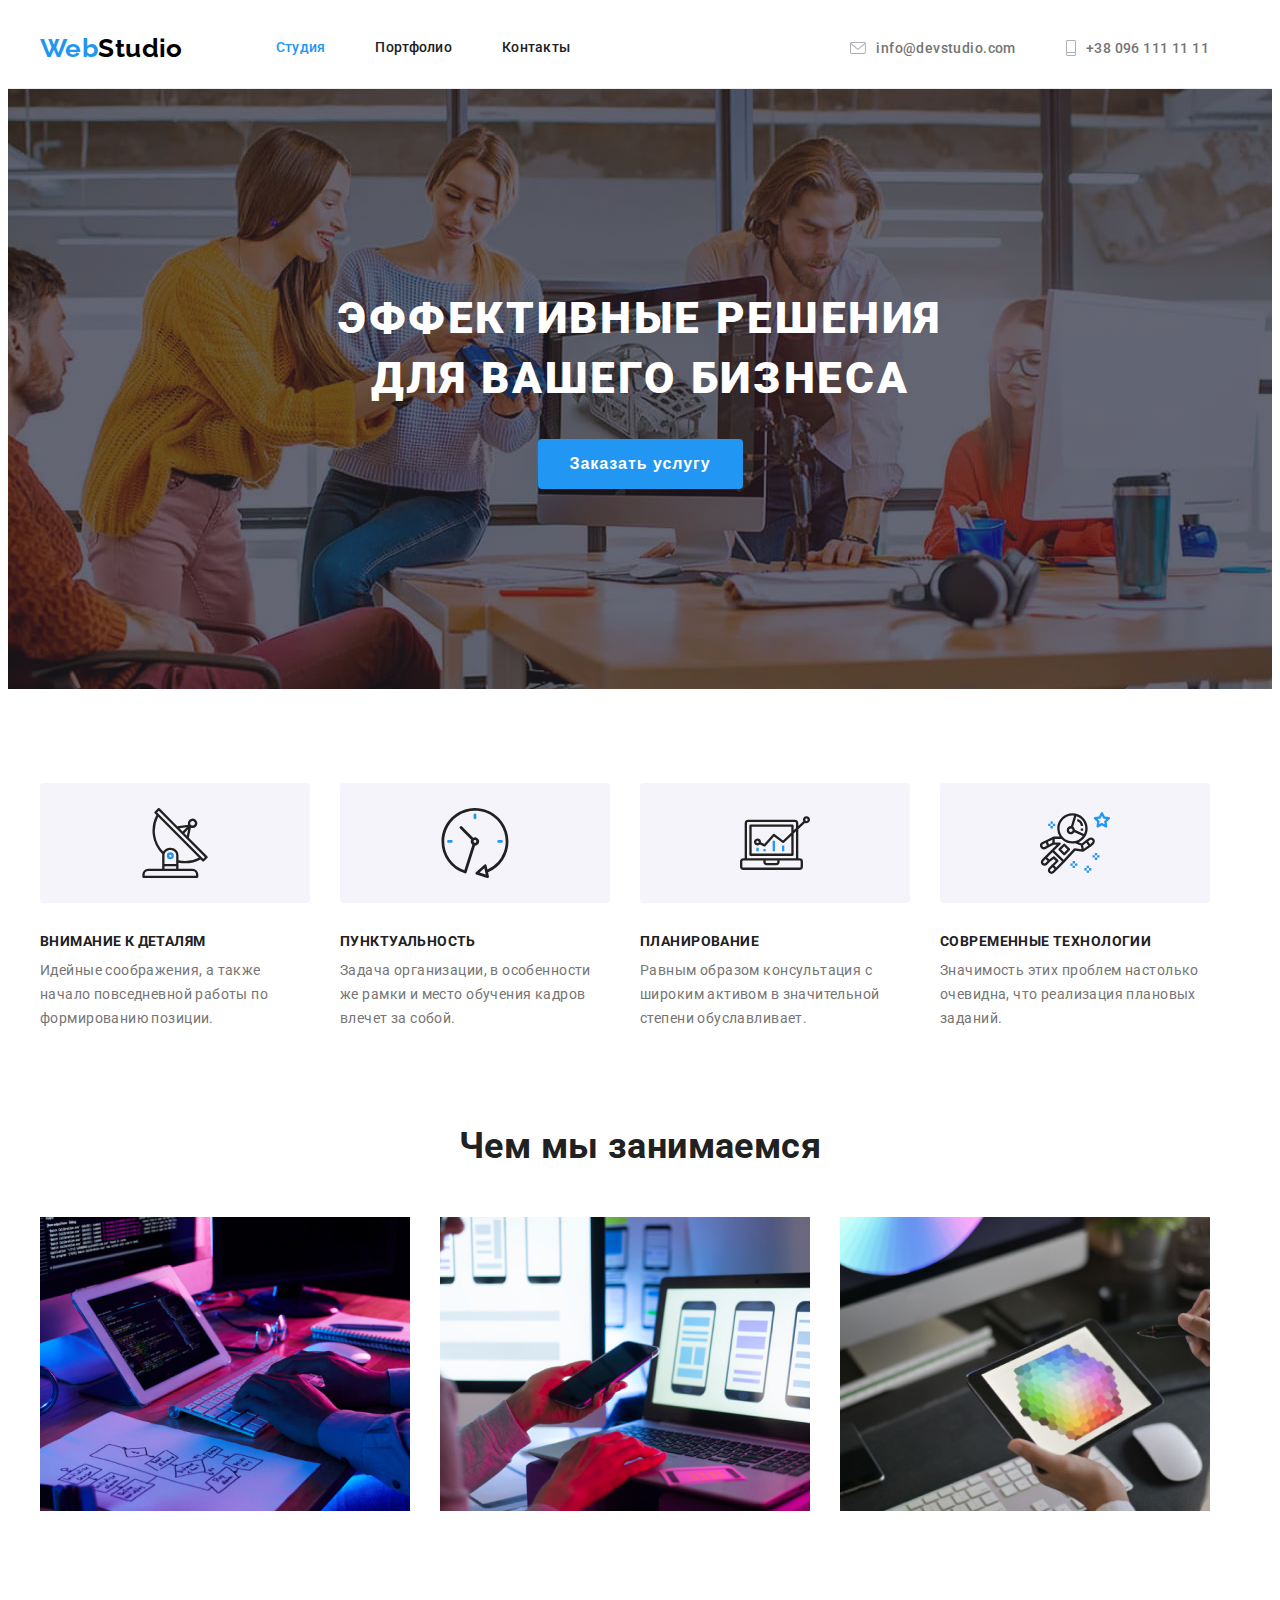
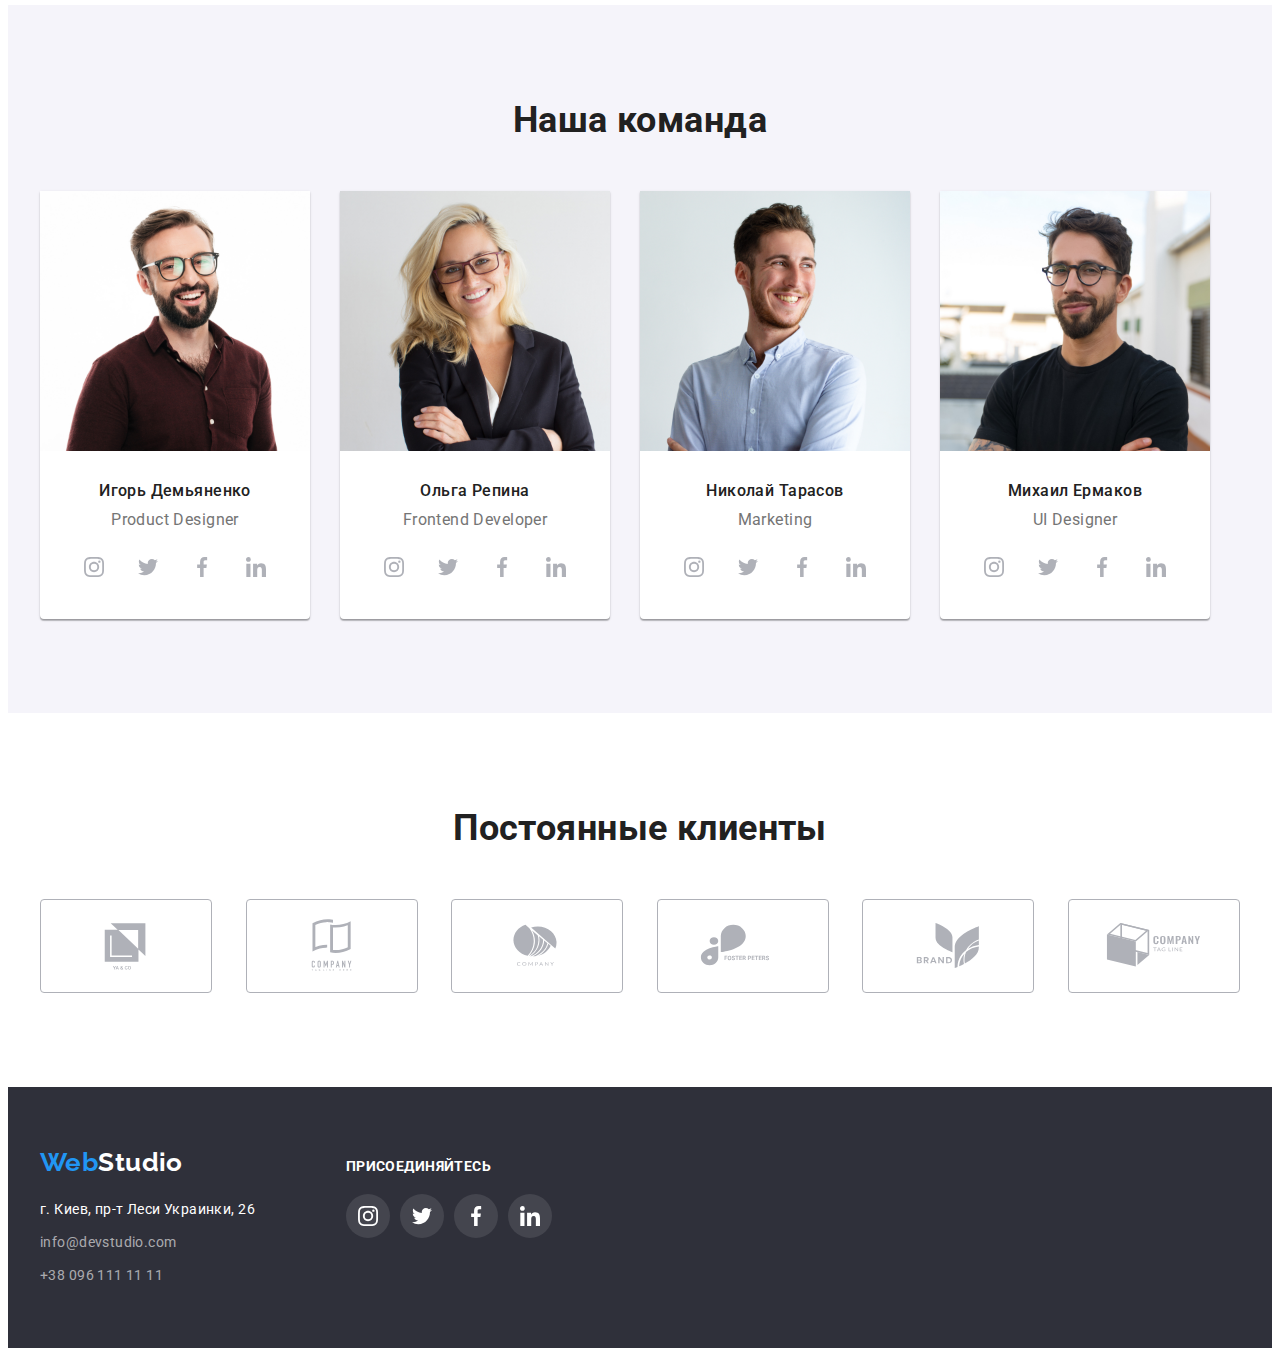
<file: index.html>
<!DOCTYPE html>
<html lang="ru">

<head>
    <meta charset="UTF-8" />
    <meta http-equiv="X-UA-Compatible" content="IE=edge" />
    <meta name="viewport" content="width=device-width, initial-scale=1.0" />
    <title>Web studio</title>
    <link rel="preconnect" href="https://fonts.googleapis.com" />
    <link rel="preconnect" href="https://fonts.gstatic.com" crossorigin />
    <link
        href="https://fonts.googleapis.com/css2?family=Raleway:wght@700&family=Roboto:wght@400;500;700;900&display=swap"
        rel="stylesheet" />
    <link rel="stylesheet" href="https://cdnjs.cloudflare.com/ajax/libs/modern-normalize/1.1.0/modern-normalize.min.css"
        integrity="sha512-wpPYUAdjBVSE4KJnH1VR1HeZfpl1ub8YT/NKx4PuQ5NmX2tKuGu6U/JRp5y+Y8XG2tV+wKQpNHVUX03MfMFn9Q=="
        crossorigin="anonymous" referrerpolicy="no-referrer" />
    <link rel="stylesheet" href="./css/style.css" />
</head>

<body>
    <!-- шапка сайта -->
    <header class="header">
        <div class="container header-content">
            <nav class="header-content">
                <a class="logo link" href="./index.html">
                    <span class="logo-web">Web</span>Studio</a>
                <ul class="list nav-pannel">
                    <li class="nav-item"><a class="nav-link current link" href="./index.html">Студия</a></li>
                    <li class="nav-item"><a class="nav-link link" href="./portfolio.html">Портфолио</a></li>
                    <li class="nav-item"><a class="nav-link link" href="./index.html">Контакты</a></li>
                </ul>
            </nav>
            <ul class="list contacts-list">
                <li class="contacts-list-item">
                    <a href="mailto:info@devstudio.com" class="link contacts-link">
                        <svg class="icon icon-contacts" width="16" height="12">
                            <use href="./images/svg/icons.svg#icon-envelope"></use>
                        </svg>info@devstudio.com</a>
                </li>
                <li class="contacts-list-item">
                    <a href="tel:+380961111111" class="link contacts-link"> <svg class="icon icon-contacts" width="10"
                            height="16">
                            <use href="./images/svg/icons.svg#icon-telephone"></use>
                        </svg>+38 096 111 11 11</a>
                </li>
            </ul>
        </div>


    </header>
    <main>
        <!-- hero -->

        <section class="hero">
            <div class="container">
                <h1 class="hero-title">Эффективные решения для вашего бизнеса</h1>
                <button class="general-button" type="button">Заказать услугу</button>
            </div>
        </section>

        <!-- features1 -->

        <section class="section features">
            <div class="container">
                <h2 class="hide">Приемущество</h2>
                <ul class="list features-list">
                    <li class="features-item">
                        <div class="icon-list">
                            <svg class="icon" width="70" height="70">
                                <use href="./images/svg/icons.svg#icon-antenna"></use>
                            </svg>
                        </div>
                        <h3 class="features-title">Внимание к деталям</h3>
                        <p class="features-contur">Идейные соображения, а также начало повседневной работы по формированию
                            позиции.</p>
                    </li>
                    <li class="features-item">
                        <div class="icon-list">
                            <svg class="icon" width="70" height="70">
                                <use href="./images/svg/icons.svg#icon-clock"></use>
                            </svg>
                        </div>
                        <h3 class="features-title">Пунктуальность</h3>
                        <p class="features-contur">Задача организации, в особенности же рамки и место обучения кадров
                            влечет
                            за собой.</p>
                    </li>
                    <li class="features-item">
                        <div class="icon-list">
                            <svg class="icon" width="70" height="70">
                                <use href="./images/svg/icons.svg#icon-diagram"></use>
                            </svg>
                        </div>
                        <h3 class="features-title">Планирование</h3>
                        <p class="features-contur">Равным образом консультация с широким активом в значительной степени
                            обуславливает.</p>
                    </li>
                    <li class="features-item">
                        <div class="icon-list">
                            <svg class="icon" width="70" height="70">
                                <use href="./images/svg/icons.svg#icon-astronaut"></use>
                            </svg>
                        </div>
                        <h3 class="features-title">Современные технологии</h3>
                        <p class="features-contur">Значимость этих проблем настолько очевидна, что реализация плановых
                            заданий.</p>
                    </li>
                </ul>
            </div>
        </section>
        <!-- works -->
        <section class="work-section">
            <div class="container">
                <h2 class="section-title works-title">Чем мы занимаемся</h2>
                <ul class="list works">
                    <li class="works-item"><img src="./images/01.jpg" alt="расчет" width="370" height="294"></li>
                    <li class="works-item"><img src="./images/02.jpg" alt="синхронихация" width="370" height="294"></li>
                    <li class="works-item"><img src="./images/03.jpg" alt="палитра-цветов" width="370" height="294">
                    </li>
                </ul>
            </div>
        </section>

        <!-- team -->

        <section class="section team">
            <div class="container">
                <h2 class="team-title section-title">Наша команда</h2>
                <ul class="team-list list">
                    <li class="team-plate"> <img src="./images/1.jpg" alt="Игорь Демьяненко" width="270" height="260">
                        <div class="plate">
                            <h3 class="team-name">Игорь Демьяненко</h3>
                            <p class="team-position">Product Designer</p>
                            <ul class="socials list">
                                <li class="social-item">
                                    <a class="social-link" href="#" aria-label="instagram">
                                        <svg class="social-icon" width="20" height="20">
                                            <use href="./images/svg/icons.svg#icon-instagram"></use>
                                        </svg>
                                    </a>
                                </li>
                                <li class="social-item">
                                    <a class="social-link" href="#" aria-label="twitter">
                                        <svg class="social-icon" width="20" height="20">
                                            <use href="./images/svg/icons.svg#icon-twitter"></use>
                                        </svg>
                                    </a>
                                </li>
                                <li class="social-item">
                                    <a class="social-link" href="#" aria-label="facebook">
                                        <svg class="social-icon" width="20" height="20">
                                            <use href="./images/svg/icons.svg#icon-facebook"></use>
                                        </svg>
                                    </a>
                                </li>
                                <li class="social-item">
                                    <a class="social-link" href="#" aria-label="linkedin">
                                        <svg class="social-icon" width="20" height="20">
                                            <use href="./images/svg/icons.svg#icon-linkedin"></use>
                                        </svg>
                                    </a>
                                </li>
                            </ul>
                        </div>
                    </li>
                    <li class="team-plate"><img src="./images/2.jpg" alt="Ольга Репина" width="270" height="260">
                        <div class="plate">
                            <h3 class="team-name">Ольга Репина</h3>
                            <p class="team-position">Frontend Developer</p>
                            <ul class="socials list">
                                <li class="social-item">
                                    <a class="social-link" href="#" aria-label="instagram">
                                        <svg class="social-icon" width="20" height="20">
                                            <use href="./images/svg/icons.svg#icon-instagram"></use>
                                        </svg>
                                    </a>
                                </li>
                                <li class="social-item">
                                    <a class="social-link" href="#" aria-label="twitter">
                                        <svg class="social-icon" width="20" height="20">
                                            <use href="./images/svg/icons.svg#icon-twitter"></use>
                                        </svg>
                                    </a>
                                </li>
                                <li class="social-item">
                                    <a class="social-link" href="#" aria-label="facebook">
                                        <svg class="social-icon" width="20" height="20">
                                            <use href="./images/svg/icons.svg#icon-facebook"></use>
                                        </svg>
                                    </a>
                                </li>
                                <li class="social-item">
                                    <a class="social-link" href="#" aria-label="linkedin">
                                        <svg class="social-icon" width="20" height="20">
                                            <use href="./images/svg/icons.svg#icon-linkedin"></use>
                                        </svg>
                                    </a>
                                </li>
                            </ul>
                        </div>
                    </li>
                    <li class="team-plate"> <img src="./images/3.jpg" alt="Николай Тарасов" width="270" height="260">
                        <div class="plate">
                            <h3 class="team-name">Николай Тарасов</h3>
                            <p class="team-position">Marketing</p>
                            <ul class="socials list">
                                <li class="social-item">
                                    <a class="social-link" href="#" aria-label="instagram">
                                        <svg class="social-icon" width="20" height="20">
                                            <use href="./images/svg/icons.svg#icon-instagram"></use>
                                        </svg>
                                    </a>
                                </li>
                                <li class="social-item">
                                    <a class="social-link" href="#" aria-label="twitter">
                                        <svg class="social-icon" width="20" height="20">
                                            <use href="./images/svg/icons.svg#icon-twitter"></use>
                                        </svg>
                                    </a>
                                </li>
                                <li class="social-item">
                                    <a class="social-link" href="#" aria-label="facebook">
                                        <svg class="social-icon" width="20" height="20">
                                            <use href="./images/svg/icons.svg#icon-facebook"></use>
                                        </svg>
                                    </a>
                                </li>
                                <li class="social-item">
                                    <a class="social-link" href="#" aria-label="linkedin">
                                        <svg class="social-icon" width="20" height="20">
                                            <use href="./images/svg/icons.svg#icon-linkedin"></use>
                                        </svg>
                                    </a>
                                </li>
                            </ul>
                        </div>
                    </li>
                    <li class="team-plate"> <img src="./images/4.jpg" alt="Михаил Ермаков" width="270" height="260">
                        <div class="plate">
                            <h3 class="team-name">Михаил Ермаков</h3>
                            <p class="team-position">UI Designer</p>
                            <ul class="socials list">
                                <li class="social-item">
                                    <a class="social-link" href="#" aria-label="instagram">
                                        <svg class="social-icon" width="20" height="20">
                                            <use href="./images/svg/icons.svg#icon-instagram"></use>
                                        </svg>
                                    </a>
                                </li>
                                <li class="social-item">
                                    <a class="social-link" href="#" aria-label="twitter">
                                        <svg class="social-icon" width="20" height="20">
                                            <use href="./images/svg/icons.svg#icon-twitter"></use>
                                        </svg>
                                    </a>
                                </li>
                                <li class="social-item">
                                    <a class="social-link" href="#" aria-label="facebook">
                                        <svg class="social-icon" width="20" height="20">
                                            <use href="./images/svg/icons.svg#icon-facebook"></use>
                                        </svg>
                                    </a>
                                </li>
                                <li class="social-item">
                                    <a class="social-link" href="#" aria-label="linkedin">
                                        <svg class="social-icon" width="20" height="20">
                                            <use href="./images/svg/icons.svg#icon-linkedin"></use>
                                        </svg>
                                    </a>
                                </li>
                            </ul>
                        </div>
                    </li>
                </ul>
            </div>
        </section>

        <!-- customer section -->

        <section class="customer section">
            <div class="container">
                <h2 class="section-title">Постоянные клиенты</h2>
                <ul class="icon-list list">
                    <li>
                        <a href="#" class="customer-link" aria-label="группа">
                            <svg class="icon" width="106" height="60">
                                <use href="./images/svg/icons.svg#icon-1"></use>
                            </svg></a>
                    </li>
                    <li>
                        <a href="#" class="customer-link" aria-label="группа">
                            <svg class="icon" width="106" height="60">
                                <use href="./images/svg/icons.svg#icon-2"></use>
                            </svg></a>
                    </li>
                    <li>
                        <a href="#" class="customer-link" aria-label="группа">
                            <svg class="icon" width="106" height="60">
                                <use href="./images/svg/icons.svg#icon-3"></use>
                            </svg></a>
                    </li>
                    <li>
                        <a href="#" class="customer-link" aria-label="группа">
                            <svg class="icon" width="106" height="60">
                                <use href="./images/svg/icons.svg#icon-4"></use>
                            </svg></a>
                    </li>
                    <li>
                        <a href="#" class="customer-link" aria-label="группа">
                            <svg class="icon" width="106" height="60">
                                <use href="./images/svg/icons.svg#icon-5"></use>
                            </svg></a>
                    </li>
                    <li>
                        <a href="#" class="customer-link" aria-label="группа">
                            <svg class="icon" width="106" height="60">
                                <use href="./images/svg/icons.svg#icon-6"></use>
                            </svg></a>
                    </li>
                </ul>
            </div>
        </section>
    </main>

    <!-- footer -->

    <footer class="footer">
        <div class="container footer-container">
            <div class="footer-detail">
                <a class="logo link" href="./index.html">
                    <span class="logo-web">Web</span><span class="logo-studio">Studio</span></a>
                <adress>
                    <ul class="list">
                        <li class="address-item"><a class="footer-physical link"
                                href="https://goo.gl/maps/D3uRbkzvZpGUqhTm6" target="_blank"
                                rel="noopener noreferrer">г.
                                Киев,
                                пр-т Леси Украинки, 26</a></li>
                        <li class="address-item"><a class="footer-contact link"
                                href="mailto:info@devstudio.com">info@devstudio.com</a></li>
                        <li class="address-item"><a class="footer-contact link" href="tel:+380961111111">+38 096 111 11
                                11</a></li>
                    </ul>
                </adress>
            </div>

            <!-- footer social -->

            <div class="footer-join">
                <h2 class="footer-join-title">присоединяйтесь</h2>
                <ul class="join-list list">
                    <li class="join-item">
                        <a href="#" class="join-link link" aria-label="instagram">
                            <svg class="icon icon-join" width="20" height="20">
                                <use href="./images/svg/icons.svg#icon-instagram"></use>
                            </svg>
                        </a>
                    </li>
                    <li class="join-item">
                        <a href="#" class="join-link link" aria-label="twitter">
                            <svg class="icon icon-join" width="20" height="20">
                                <use href="./images/svg/icons.svg#icon-twitter"></use>
                            </svg>
                        </a>
                    </li>
                    <li class="join-item">
                        <a href="#" class="join-link link" aria-label="facebook">
                            <svg class="icon icon-join" width="20" height="20">
                                <use href="./images/svg/icons.svg#icon-facebook"></use>
                            </svg>
                        </a>
                    </li>
                    <li class="join-item">
                        <a href="#" class="join-link link" aria-label="linkedin">
                            <svg class="icon icon-join" width="20" height="20">
                                <use href="./images/svg/icons.svg#icon-linkedin"></use>
                            </svg>
                        </a>
                    </li>
                </ul>
            </div>
        </div>
    </footer>

</body>

</html>
</file>
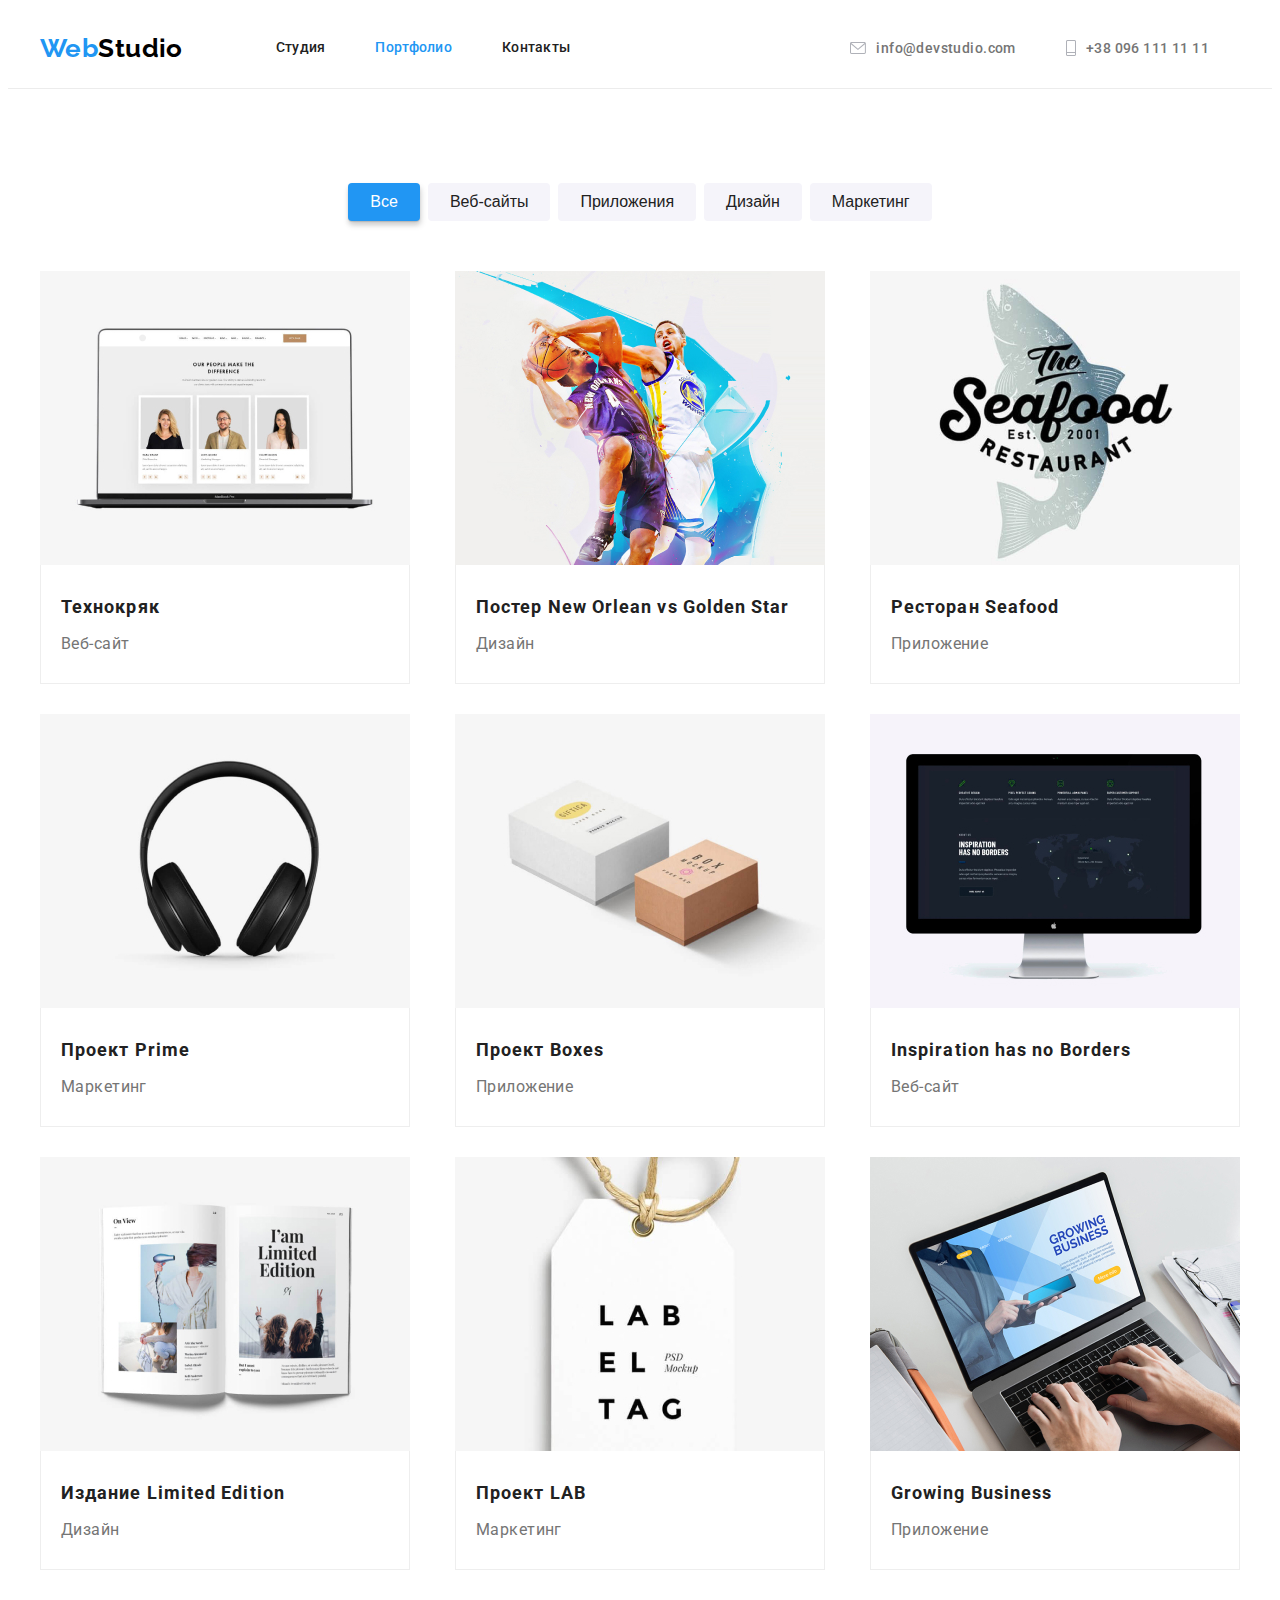
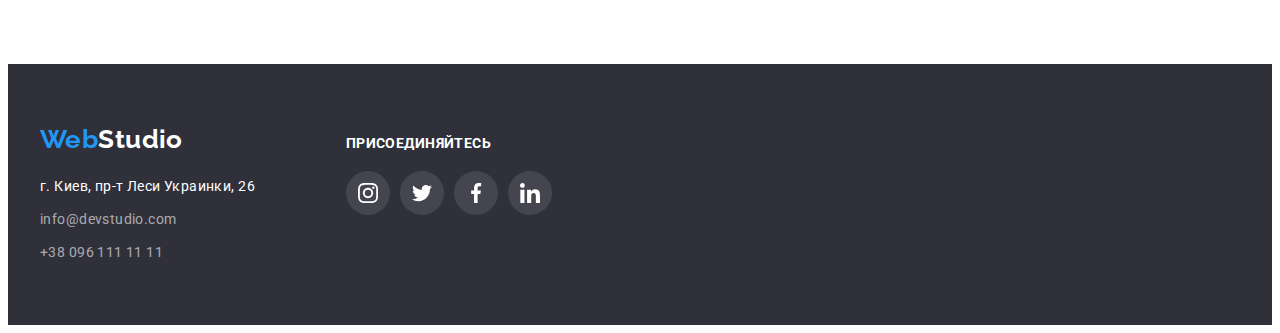
<file: portfolio.html>
<!DOCTYPE html>
<html lang="ru">

<head>
    <meta charset="UTF-8">
    <meta http-equiv="X-UA-Compatible" content="IE=edge">
    <meta name="viewport" content="width=device-width, initial-scale=1.0">
    <title>portfolio</title>
    <link rel="stylesheet" href="https://cdnjs.cloudflare.com/ajax/libs/modern-normalize/1.1.0/modern-normalize.min.css"
        integrity="sha512-wpPYUAdjBVSE4KJnH1VR1HeZfpl1ub8YT/NKx4PuQ5NmX2tKuGu6U/JRp5y+Y8XG2tV+wKQpNHVUX03MfMFn9Q=="
        crossorigin="anonymous" referrerpolicy="no-referrer" />
    <link rel="stylesheet"
        href="https://fonts.googleapis.com/css2?family=Raleway:wght@700&family=Roboto:wght@400;500;700;900&display=swap">
    <link rel="stylesheet" href="./css/style.css">
</head>

<body>
    <!-- шапка сайта -->
    <header class="header">
        <div class="container header-content">
            <nav class="header-content">
                <a class="logo link" href="./index.html">
                    <span class="logo-web">Web</span>Studio</a>
                <ul class="list nav-pannel">
                    <li class="nav-item"><a class="nav-link link" href="./index.html">Студия</a></li>
                    <li class="nav-item"><a class="nav-link current link" href="./portfolio.html">Портфолио</a></li>
                    <li class="nav-item"><a class="nav-link link" href="./index.html">Контакты</a></li>
                </ul>
            </nav>
            <ul class="list contacts-list">
                <li class="contacts-list-item">
                    <a href="mailto:info@devstudio.com" class="link contacts-link">
                        <svg class="icon icon-contacts" width="16" height="12">
                            <use href="./images/svg/icons.svg#icon-envelope"></use>
                        </svg>info@devstudio.com</a>
                </li>
                <li class="contacts-list-item">
                    <a href="tel:+380961111111" class="link contacts-link"> <svg class="icon icon-contacts" width="10"
                            height="16">
                            <use href="./images/svg/icons.svg#icon-telephone"></use>
                        </svg>+38 096 111 11 11</a>
                </li>
            </ul>
        </div>
    </header>

    <!-- projects -->
    <main>
        <section class="section">
            <div class="container">
                <h1 class="hide">Наши проекты</h1>
                <!-- Buttons -->
                <ul class="list buttons-list">
                    <li class="buttons-item"><button class="project-button active" type="button">Все</button>
                    </li>
                    <li class="buttons-item"><button class="project-button" type="button">Веб-сайты</button>
                    </li>
                    <li class="buttons-item"><button class="project-button" type="button">Приложения</button>
                    </li>
                    <li class="buttons-item"><button class="project-button" type="button">Дизайн</button>
                    </li>
                    <li class="buttons-item"><button class="project-button" type="button">Маркетинг</button>
                    </li>
                </ul>

                <!-- work -->

                <ul class="list project-list">
                    <li class="project-plate">
                        <a class="link works-list-item" href="">
                            <img src="./images2/1.jpg" alt="фото веб-сайта">
                            <div class="plate-container">
                                <h2 class="project-title">Технокряк</h2>
                                <p class="project-text">Веб-сайт</p>
                            </div>
                        </a>
                    </li>
                    <li class="project-plate">
                        <a class="link works-list-item" href="">
                            <img src="./images2/2.jpg" alt="фото постера">
                            <div class="plate-container">
                                <h2 class="project-title">Постер New Orlean vs Golden Star</h2>
                                <p class="project-text">Дизайн</p>
                            </div>
                        </a>
                    </li>
                    <li class="project-plate">
                        <a class="link works-list-item" href="">
                            <img src="./images2/3.jpg" alt="фото логотипа ресторана">
                            <div class="plate-container">
                                <h2 class="project-title">Ресторан Seafood</h2>
                                <p class="project-text">Приложение</p>
                            </div>
                        </a>
                    </li>
                    <li class="project-plate">
                        <a class="link works-list-item" href="">
                            <img src="./images2/4.jpg" alt="фото наушники">
                            <div class="plate-container">
                                <h2 class="project-title">Проект Prime</h2>
                                <p class="project-text">Маркетинг</p>
                            </div>
                        </a>
                    </li>
                    <li class="project-plate">
                        <a class="link works-list-item" href="">
                            <img src="./images2/5.jpg" alt="фото коробок">
                            <div class="plate-container">
                                <h2 class="project-title">Проект Boxes</h2>
                                <p class="project-text">Приложение</p>
                            </div>
                        </a>
                    </li>
                    <li class="project-plate">
                        <a class="link works-list-item" href="">
                            <img src="./images2/6.jpg" alt="фото веб-сайта">
                            <div class="plate-container">
                                <h2 class="project-title">Inspiration has no Borders</h2>
                                <p class="project-text">Веб-сайт</p>
                            </div>
                        </a>
                    </li>
                    <li class="project-plate">
                        <a class="link works-list-item" href="">
                            <img src="./images2/7.jpg" alt="фото дизайна журнала">
                            <div class="plate-container">
                                <h2 class="project-title">Издание Limited Edition</h2>
                                <p class="project-text">Дизайн</p>
                            </div>
                        </a>
                    </li>
                    <li class="project-plate">
                        <a class="link works-list-item" href="">
                            <img src="./images2/8.jpg" alt="фото лейбла">
                            <div class="plate-container">
                                <h2 class="project-title">Проект LAB</h2>
                                <p class="project-text">Маркетинг</p>
                            </div>
                        </a>
                    </li>
                    <li class="project-plate">
                        <a class="link works-list-item" href="">
                            <img src="./images2/9.jpg" alt="фото приложения">
                            <div class="plate-container">
                                <h2 class="project-title">Growing Business</h2>
                                <p class="project-text">Приложение</p>
                            </div>
                        </a>
                    </li>
                </ul>
            </div>
        </section>
    </main>
    <!-- footer -->
    <footer class="footer">
        <div class="container footer-container">
            <div class="footer-detail">
                <a class="logo link" href="./index.html">
                    <span class="logo-web">Web</span><span class="logo-studio">Studio</span></a>
                <adress>
                    <ul class="list">
                        <li class="address-item"><a class="footer-physical link"
                                href="https://goo.gl/maps/D3uRbkzvZpGUqhTm6" target="_blank"
                                rel="noopener noreferrer">г.
                                Киев,
                                пр-т Леси Украинки, 26</a></li>
                        <li class="address-item"><a class="footer-contact link"
                                href="mailto:info@devstudio.com">info@devstudio.com</a></li>
                        <li class="address-item"><a class="footer-contact link" href="tel:+380961111111">+38 096 111 11
                                11</a></li>
                    </ul>
                </adress>
            </div>

            <!-- footer social -->
            
            <div class="footer-join">
                <h2 class="footer-join-title">присоединяйтесь</h2>
                <ul class="join-list list">
                    <li class="join-item">
                        <a href="#" class="join-link link" aria-label="instagram">
                            <svg class="icon icon-join" width="20" height="20">
                                <use href="./images/svg/icons.svg#icon-instagram"></use>
                            </svg>
                        </a>
                    </li>
                    <li class="join-item">
                        <a href="#" class="join-link link" aria-label="twitter">
                            <svg class="icon icon-join" width="20" height="20">
                                <use href="./images/svg/icons.svg#icon-twitter"></use>
                            </svg>
                        </a>
                    </li>
                    <li class="join-item">
                        <a href="#" class="join-link link" aria-label="facebook">
                            <svg class="icon icon-join" width="20" height="20">
                                <use href="./images/svg/icons.svg#icon-facebook"></use>
                            </svg>
                        </a>
                    </li>
                    <li class="join-item">
                        <a href="#" class="join-link link" aria-label="linkedin">
                            <svg class="icon icon-join" width="20" height="20">
                                <use href="./images/svg/icons.svg#icon-linkedin"></use>
                            </svg>
                        </a>
                    </li>
                </ul>
            </div>
        </div>
    </footer>
</body>

</html>
</file>
<file: css/style.css>
/* main color #FFFFFF;
accent color #2196F3;
theme color  #F5F4FA;
second theme color  #2F303A;
text color  #212121
second text color #757575;
color button #188CE8
*/
:root {
    --text-color: #212121;
    --second-text-color: #757575;
    --accent-color: #2196F3;
    --main-color: #FFFFFF;
    --theme-color: #F5F4FA;
    --second-theme-color: #2F303A;
    --color-button: #188CE8;
}

html {
    box-sizing: border-box;
}

body {
    font-family: 'Roboto', sans-serif;
    color: var(--text-color);
    background-color: var(--main-color);
    font-size: 14px;
    letter-spacing: 0.03em;
    font-weight: 400;
}

h1,
h2,
h3,
h4,
h5,
h6,
p,
ul {
    margin: 0;
    padding: 0;
}

.list {
    list-style: none;
}

.link {
    text-decoration: none;
    color: var(--text-color);
    padding: 0;
    margin: 0;
}

.section {
    padding-top: 94px;
    padding-bottom: 94px;

}

.section-title {
    font-size: 36px;
    line-height: 1.17;
    text-align: center;
    margin-bottom: 50px;
}

.container {
    width: 1200px;
    margin: 0 auto;
    padding-bottom: 0 15px;
}

.header {
    border-bottom: 1px solid #ECECEC
}

.header-content {
    display: flex;
    align-items: center;

}

.contacts-list {
    margin-left: 280px;
    text-align: center;
    display: flex;
    justify-content: center;
}


.contacts-list-item .contacts-link {
    padding: 32px 0;
}

.contacts-list-item:hover .icon-contacts,
.contacts-list-item:focus .icon-contacts {
    color: var(--accent-color);
}

.contacts-link {
    display: flex;
    align-items: center;
    font-weight: 500;
    color: #757575;
}


.hide {
    position: absolute;
    white-space: nowrap;
    width: 1px;
    height: 1px;
    overflow: hidden;
    border: 0;
    padding: 0;
    clip: rect(0 0 0 0);
    clip-path: inset(50%);
    margin: -1px;
}

/* Navigation */

.nav-pannel {
    display: flex;
}

.nav-item:last-child {
    margin-right: 0px;
}

.nav-item {
    margin-right: 50px;
}

.contacts-list-item:not(:last-child) {
    margin-right: 50px;
}

.contacts-link:hover .icon-contacts,
.contacts-link:focus .icon-contacts{
transition: color 250ms cubic-bezier(0.4, 0, 0.2, 1); 
color: var(--accent-color);
}


.icon-contacts {
    margin-right: 10px;
    color: #AFB1B8;
}

.contact {
    color: var(--second-text-color);
}

.icon {
    fill: currentColor;
}

.logo {
    display: block;
    padding: 24px 0;
    margin-right: 93px;

    font-family: 'Raleway', sans-serif;
    font-weight: 700;
    font-size: 26px;
    line-height: 1.19;
    color: #000000;
}

.logo-web {
    color: var(--accent-color);
}

.logo-studio {
    color: var(--main-color);
}

.nav-link {
    display: inline-block;
    padding-top: 32px;
    padding-bottom: 32px;
    display: block;
    font-weight: 500;
    line-height: 1.14;
    letter-spacing: 0.02em;
    color: var(--text-color);

}


.nav-link:hover,
.nav-link:focus,
.contacts-link:focus,
.contacts-link:hover,
.current {
    color: var(--accent-color);
}


/* hero */

.hero {
    background-image: linear-gradient(rgba(47, 48, 58, 0.4), rgba(47, 48, 58, 0.4)),
        url("../images/svg/hero/hero.jpg");
    background-repeat: no-repeat;
    background-position: center;
    margin: 0 auto;
    max-width: 1600px;
    padding-top: 200px;
    padding-bottom: 200px;
}

.hero-title {
    max-width: 700px;
    margin-left: auto;
    margin-right: auto;
    font-weight: 900;
    font-size: 44px;
    line-height: 1.36;
    text-align: center;
    letter-spacing: 0.06em;
    text-transform: uppercase;
    color: var(--main-color);

}


/* Buttons */

.general-button {
    margin-top: 30px;
    margin-left: auto;
    margin-right: auto;
    padding: 10px 32px;
    border: none;
    border-radius: 4px;
    background-color: var(--accent-color);
    font-weight: 700;
    font-size: 16px;
    line-height: 1.88;
    display: flex;
    align-items: center;
    text-align: center;
    letter-spacing: 0.06em;
    cursor: pointer;
    color: var(--main-color);

}


.general-button:focus,
.general-button:hover {
    background-color: var(--color-button);
    box-shadow: 0px 1px 1px rgba(0, 0, 0, 0.12), 0px 4px 4px rgba(0, 0, 0, 0.06),
        1px 4px 6px rgba(0, 0, 0, 0.16);
}

.buttons-list {
    display: flex;
    margin-bottom: 50px;
    justify-content: center;
}

.project-button:focus,
.project-button:hover,
.project-button.active {
    background-color: var(--accent-color);
    color: var(--main-color);
    box-shadow: 0px 1px 1px rgba(0, 0, 0, 0.12), 0px 4px 4px rgba(0, 0, 0, 0.06),
        1px 4px 6px rgba(0, 0, 0, 0.16);
}

.project-button {
    background-color: var(--theme-color);
    color: var(--text-color);
    font-weight: 500;
    font-size: 16px;
    line-height: 1.62;
    text-align: center;
    cursor: pointer;
    border: none;
    border-radius: 4px;
    padding: 6px 22px;
}

.buttons-item+.buttons-item {
    margin-left: 8px;
}

.project-list {
    display: flex;
    flex-wrap: wrap;
    justify-content: space-between;
}

/* card */

img {
    display: block;
}

.project-plate {
    width: 370px;
    margin-bottom: 30px;
}

.project-plate:nth-last-child(-n+3) {
    margin: 0;
}

.plate-container {
    padding: 24px 20px;
    border-left: 1px solid #EEEEEE;
    border-bottom: 1px solid #EEEEEE;
    border-right: 1px solid #EEEEEE;
}

/* work */
.project-title {
    font-weight: 700;
    font-size: 18px;
    line-height: 2;
    letter-spacing: 0.06em;
    color: var(--text-color);
    margin-bottom: 4px;
    text-align: left;
}

.project-text {
    font-weight: 400;
    font-size: 16px;
    line-height: 1.88;
    color: var(--second-text-color);
}


/* features */

.features-list {
    display: flex;
}

.features-item {
    margin-right: 30px;
}

.features-item:last-child {
    margin-right: 0;
}

.features-item {
    width: 270px;
}

.features-title {
    margin-bottom: 10px;
    font-size: 14px;
    line-height: 1.142;
    text-transform: uppercase;
    color: var(--text-color)
}

.features-contur {
    line-height: 1.714;
    color: #757575;
}

.features .icon-list {
    display: flex;
    align-items: center;
    justify-content: center;
    margin-bottom: 30px;
    border-radius: 4px;
    height: 120px;
    background-color: #f5f4fa;
}

/* works */

.work-section {
    padding-bottom: 94px;
}

.works {
    display: flex;
}

.works-title {
    margin-bottom: 50px;
}

.works-item+.works-item {
    margin-left: 30px;
}

.works-list-item {
    display: block;
}

.works-list-item:hover,
.works-list-item:focus {
    box-shadow: 0px 1px 1px rgba(0, 0, 0, 0.12), 0px 4px 4px rgba(0, 0, 0, 0.06),
        1px 4px 6px rgba(0, 0, 0, 0.16);
}


/* team */
.team {
    background-color: var(--theme-color);


}

.team-list {
    display: flex;
}

.team-title {
    margin-bottom: 50px;
}

.team-plate {
    width: 270px;
    border-radius: 4px;

    background-color: var(--main-color);
    font-size: 16px;
    line-height: 1.19;
    box-shadow: 0px 1px 3px rgba(0, 0, 0, 0.12), 0px 1px 1px rgba(0, 0, 0, 0.14),
        0px 2px 1px rgba(0, 0, 0, 0.2);
    border-radius: 0px 0px 4px 4px;
}

.team-plate+.team-plate {
    margin-left: 30px;
}

.team-name {
    font-weight: 500;
    font-size: 16px;
    text-align: center;
    margin-bottom: 10px;
}

.team-position {
    font-weight: 400;
    color: var(--second-text-color);
    text-align: center;
}

.plate {
    padding-top: 30px;
    padding-bottom: 30px;
}

/* Social */

.socials {
    margin-top: 16px;
    display: flex;
    justify-content: center;
}

.social-item:not(:last-child) {
    margin-right: 10px;
}

.social-link {
    display: flex;
    justify-content: center;
    align-items: center;
    width: 44px;
    height: 44px;
    border-radius: 50%;
    color: #AFB1B8;
}

.social-link:hover,
.social-link:focus {
    background-color: var(--accent-color);
    color: var(--main-color);

}

.social-icon {
    fill: currentColor;
}


/* customers section */

.customer-link {
    display: flex;
    align-items: center;
    justify-content: center;
    border: 1px solid #afb1b8;
    border-radius: 4px;
    width: 170px;
    height: 92px;
    color: #afb1b8;
}

.customer-link:hover,
.customer-link:focus {
    border: 1px solid var(--accent-color);
    color: var(--accent-color);
}

.customer .icon-list {
    display: flex;
    justify-content: space-between;
}

.customer .icon {
    fill: currentColor;
}

/* footer */

.footer-container {
    display: flex;
    align-items: baseline;
}

.footer {
    background-color: var(--second-theme-color);
    padding-top: 60px;
    padding-bottom: 60px;
}

.footer .logo {
    padding: 0;
    margin-bottom: 20px;
}

.footer-contact {
    font-weight: 400;
    line-height: 1.71;
    color: rgba(255, 255, 255, 0.6);
    font-style: normal;
}

.footer-contact:hover,
.footer-contact:focus {
    color: var(--accent-color);
}

.footer-physical {
    color: var(--main-color);
    font-weight: 400;
    line-height: 1.71;
    font-style: normal;
}

.address-item+.address-item {
    margin-top: 9px;
}

/* footer social */

.footer-join-title {
    font-size: 14px;
    text-transform: uppercase;
    color: #fff;
    margin-bottom: 20px;
}

.join-list {
    display: flex;
    width: 206px;
}

.join-link {
    display: flex;
    justify-content: center;
    align-items: center;
    width: 44px;
    height: 44px;
    border-radius: 50%;
}

.footer .join-link {
    color: #fff;
    background-color: rgba(255, 255, 255, 0.1);
}

.join-item:not(:last-child) {
    margin-right: 10px;
}

.join-link:hover,
.join-link:focus {
    background-color: var(--accent-color);
}

.footer-detail {
    margin-right: 70px;
}
</file>
